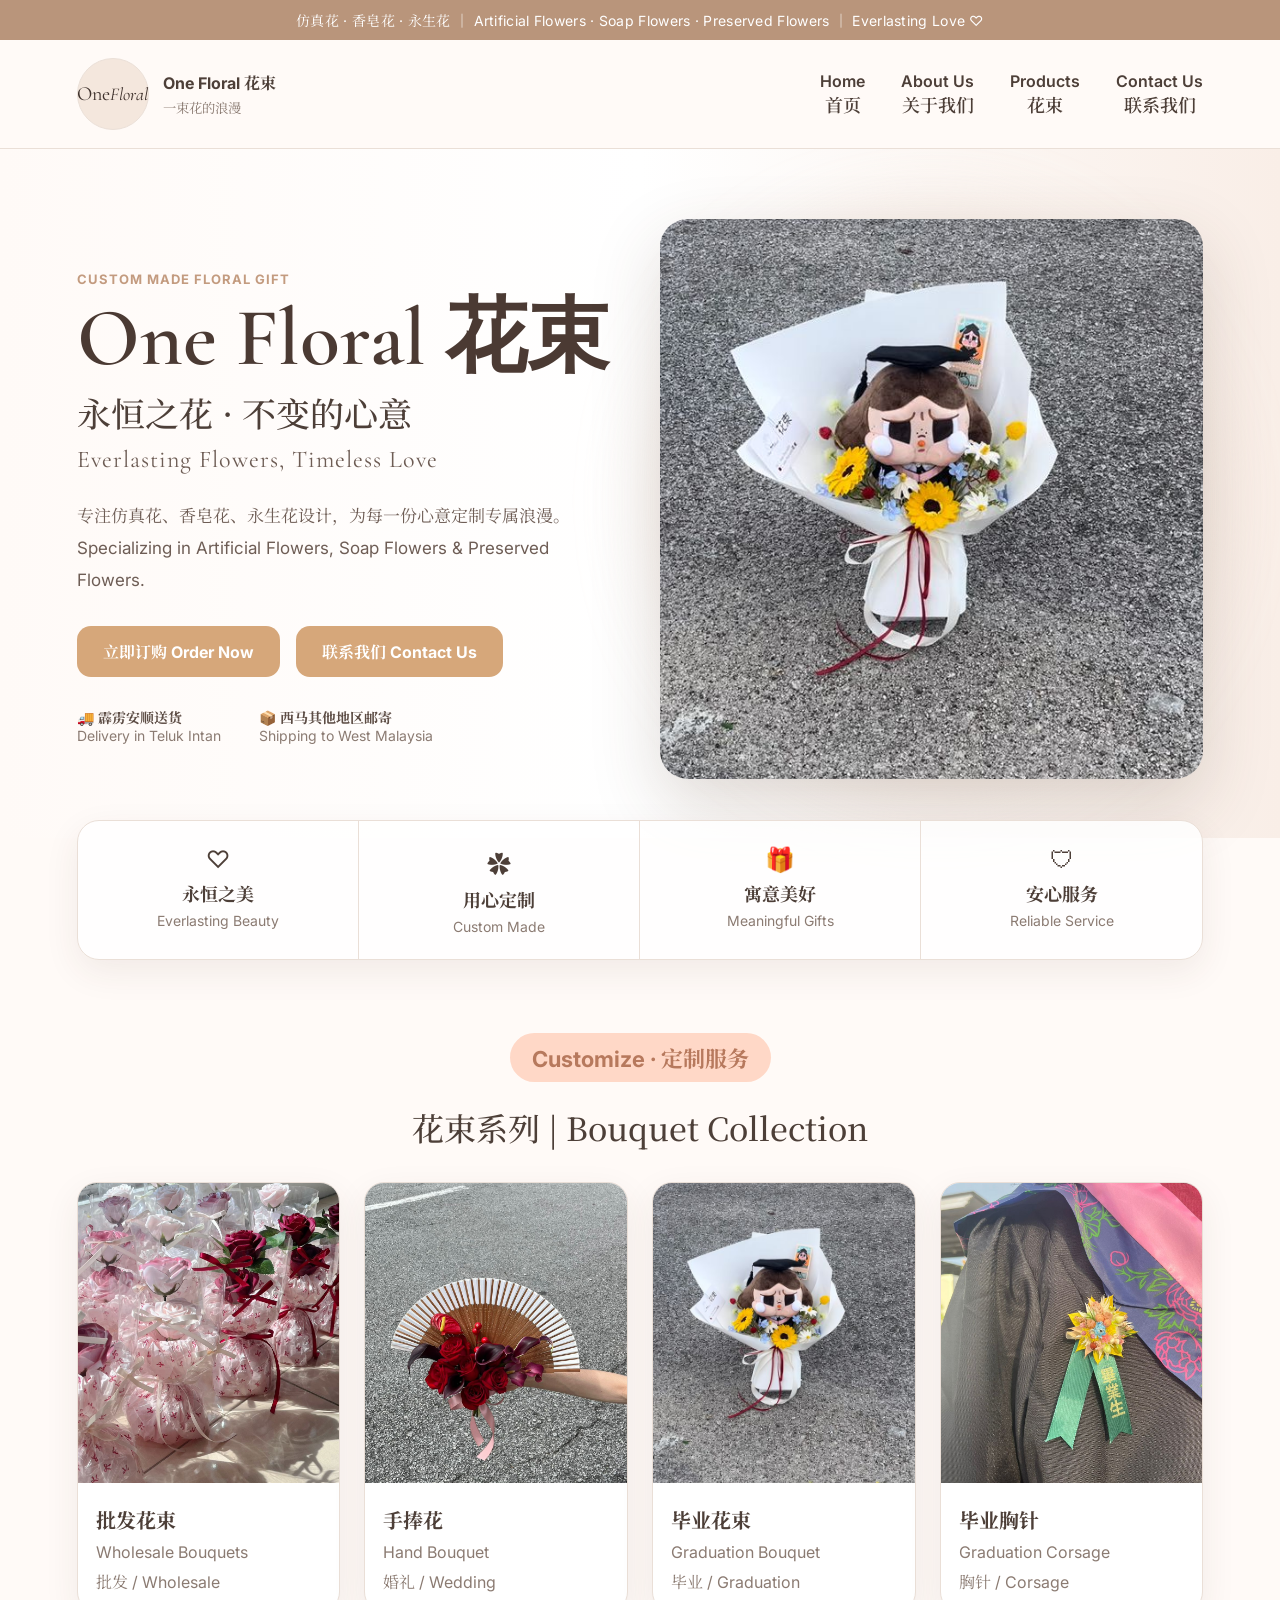
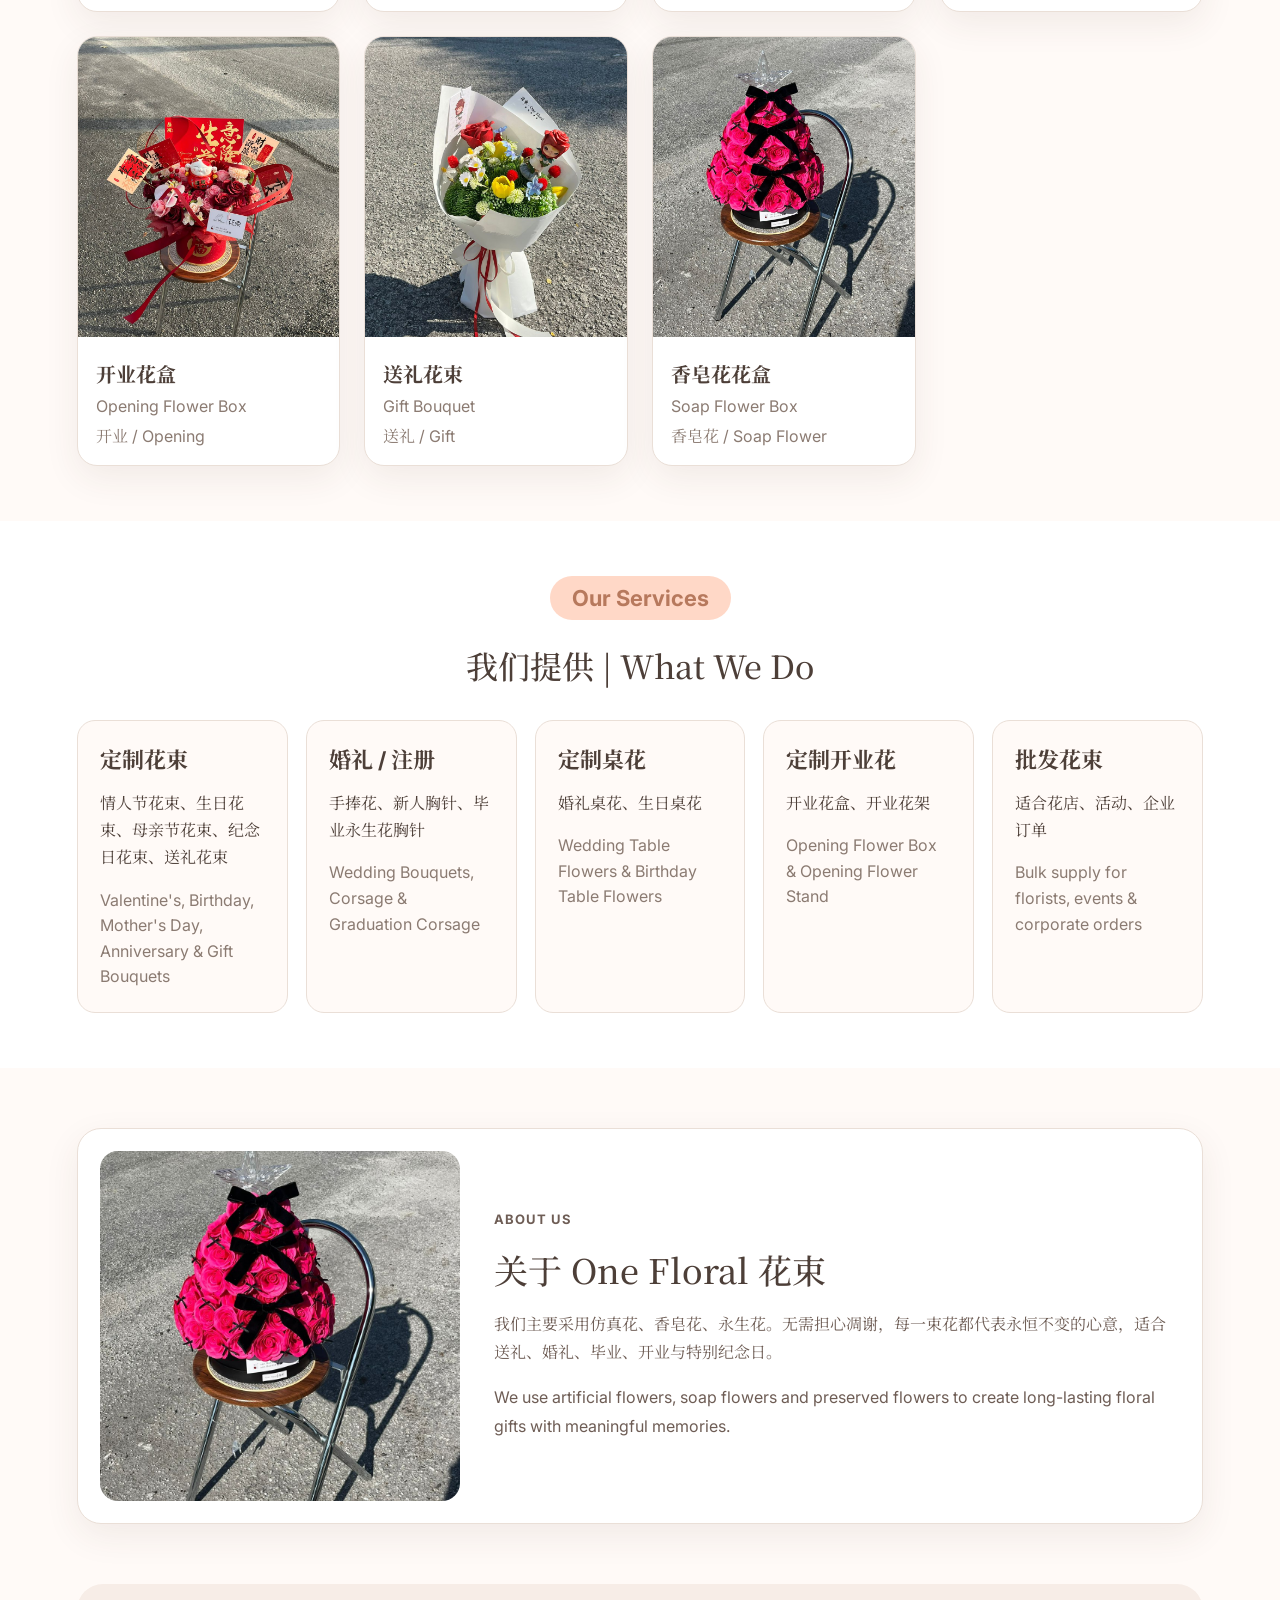
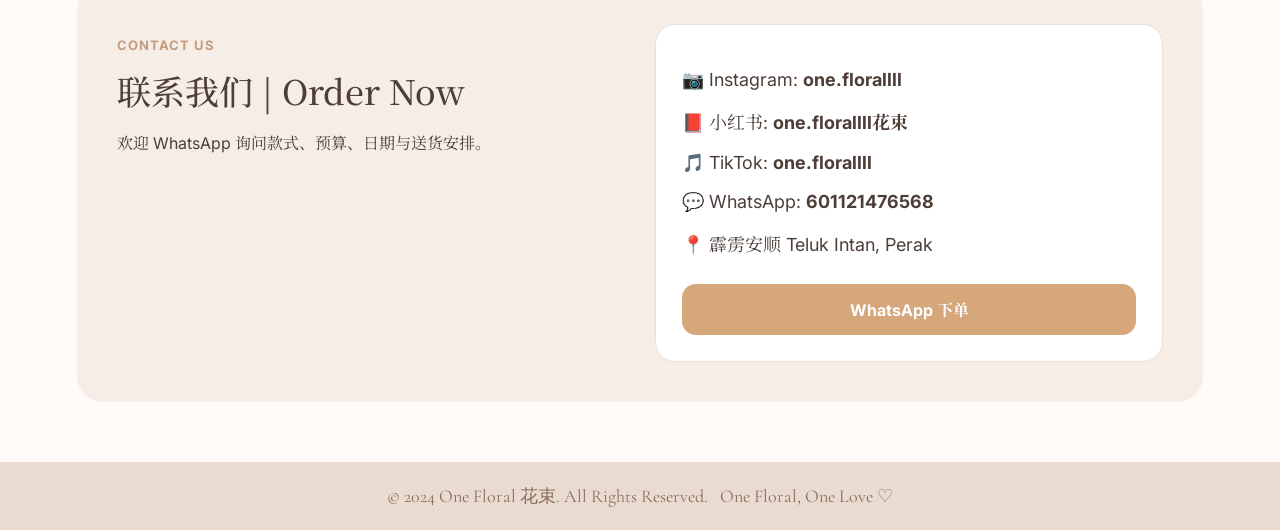
<file: index.html>
<!DOCTYPE html>
<html lang="zh-Hans">
<head>
  <meta charset="UTF-8" />
  <meta name="viewport" content="width=device-width, initial-scale=1.0" />
  <title>One Floral 花束 | Custom Bouquets</title>
  <meta name="description" content="One Floral 花束 - 仿真花、香皂花、永生花设计。定制花束、婚礼手捧花、毕业胸针、开业花盒、批发花束。" />
  <link rel="preconnect" href="https://fonts.googleapis.com">
  <link rel="preconnect" href="https://fonts.gstatic.com" crossorigin>
  <link href="https://fonts.googleapis.com/css2?family=Cormorant+Garamond:wght@500;600;700&family=Noto+Serif+SC:wght@400;500;700&family=Inter:wght@400;500;600;700&display=swap" rel="stylesheet">
  <link rel="stylesheet" href="style.css" />
</head>
<body>
  <div class="topbar">仿真花 · 香皂花 · 永生花 ｜ Artificial Flowers · Soap Flowers · Preserved Flowers ｜ Everlasting Love ♡</div>

  <header class="header">
    <a class="brand" href="#home">
      <div class="brand-mark">One<br><span>Floral</span></div>
      <div>
        <strong>One Floral 花束</strong>
        <small>一束花的浪漫</small>
      </div>
    </a>
    <nav>
      <a href="#home">Home<br><span>首页</span></a>
      <a href="#about">About Us<br><span>关于我们</span></a>
      <a href="#products">Products<br><span>花束</span></a>
      <a href="#contact">Contact Us<br><span>联系我们</span></a>
    </nav>
  </header>

  <main id="home">
    <section class="hero">
      <div class="hero-text">
        <p class="eyebrow">Custom Made Floral Gift</p>
        <h1>One Floral 花束</h1>
        <h2>永恒之花 · 不变的心意</h2>
        <p class="subtitle">Everlasting Flowers, Timeless Love</p>
        <p class="desc">
          专注仿真花、香皂花、永生花设计，为每一份心意定制专属浪漫。<br>
          Specializing in Artificial Flowers, Soap Flowers & Preserved Flowers.
        </p>
        <div class="hero-actions">
          <a id="orderBtn" class="btn primary" target="_blank">立即订购 Order Now</a>
          <a class="btn secondary" href="#contact">联系我们 Contact Us</a>
        </div>
        <div class="delivery">
          <div>🚚 <b>霹雳安顺送货</b><br><span>Delivery in Teluk Intan</span></div>
          <div>📦 <b>西马其他地区邮寄</b><br><span>Shipping to West Malaysia</span></div>
        </div>
      </div>
      <div class="hero-image">
        <img src="assets/graduation-bouquet.jpeg" alt="One Floral graduation bouquet">
      </div>
    </section>

    <section class="features">
      <div>♡ <b>永恒之美</b><span>Everlasting Beauty</span></div>
      <div>✿ <b>用心定制</b><span>Custom Made</span></div>
      <div>🎁 <b>寓意美好</b><span>Meaningful Gifts</span></div>
      <div>🛡 <b>安心服务</b><span>Reliable Service</span></div>
    </section>

    <section id="products" class="section">
      <div class="section-title">
        <p>Customize · 定制服务</p>
        <h2>花束系列 | Bouquet Collection</h2>
      </div>
      <div id="productGrid" class="product-grid"></div>
    </section>

    <section class="section services">
      <div class="section-title">
        <p>Our Services</p>
        <h2>我们提供 | What We Do</h2>
      </div>
      <div class="service-grid">
        <article><h3>定制花束</h3><p>情人节花束、生日花束、母亲节花束、纪念日花束、送礼花束</p><span>Valentine's, Birthday, Mother's Day, Anniversary & Gift Bouquets</span></article>
        <article><h3>婚礼 / 注册</h3><p>手捧花、新人胸针、毕业永生花胸针</p><span>Wedding Bouquets, Corsage & Graduation Corsage</span></article>
        <article><h3>定制桌花</h3><p>婚礼桌花、生日桌花</p><span>Wedding Table Flowers & Birthday Table Flowers</span></article>
        <article><h3>定制开业花</h3><p>开业花盒、开业花架</p><span>Opening Flower Box & Opening Flower Stand</span></article>
        <article><h3>批发花束</h3><p>适合花店、活动、企业订单</p><span>Bulk supply for florists, events & corporate orders</span></article>
      </div>
    </section>

    <section id="about" class="about">
      <img src="assets/soap-flower-box.jpeg" alt="Soap flower box">
      <div>
        <p class="eyebrow">About Us</p>
        <h2>关于 One Floral 花束</h2>
        <p>我们主要采用仿真花、香皂花、永生花。无需担心凋谢，每一束花都代表永恒不变的心意，适合送礼、婚礼、毕业、开业与特别纪念日。</p>
        <p>We use artificial flowers, soap flowers and preserved flowers to create long-lasting floral gifts with meaningful memories.</p>
      </div>
    </section>

    <section id="contact" class="contact">
      <div>
        <p class="eyebrow">Contact Us</p>
        <h2>联系我们 | Order Now</h2>
        <p>欢迎 WhatsApp 询问款式、预算、日期与送货安排。</p>
      </div>
      <div class="contact-card">
        <p>📷 Instagram: <b>one.florallll</b></p>
        <p>📕 小红书: <b>one.florallll花束</b></p>
        <p>🎵 TikTok: <b>one.florallll</b></p>
        <p>💬 WhatsApp: <b>601121476568</b></p>
        <p>📍 霹雳安顺 Teluk Intan, Perak</p>
        <a id="contactBtn" class="btn primary" target="_blank">WhatsApp 下单</a>
      </div>
    </section>
  </main>

  <footer>© 2024 One Floral 花束. All Rights Reserved. &nbsp; One Floral, One Love ♡</footer>

  <script src="data.js"></script>
  <script src="script.js"></script>
</body>
</html>
</file>
<file: style.css>
:root{
  --bg:#fffaf7;
  --card:#fff;
  --text:#4d3f38;
  --muted:#8b7b72;
  --line:#eadfd7;
  --accent:#c39b7f;
  --accent2:#f5c7b1;
}
*{box-sizing:border-box}
html{scroll-behavior:smooth}
body{margin:0;background:var(--bg);color:var(--text);font-family:Inter,"Noto Serif SC",serif}
.topbar{background:#b9957b;color:white;text-align:center;padding:10px 16px;font-size:14px;letter-spacing:.3px}
.header{position:sticky;top:0;z-index:10;background:rgba(255,250,247,.92);backdrop-filter:blur(12px);display:flex;justify-content:space-between;align-items:center;padding:18px 6%;border-bottom:1px solid var(--line)}
.brand{display:flex;align-items:center;gap:14px;text-decoration:none;color:var(--text)}
.brand-mark{width:72px;height:72px;border-radius:50%;background:#f4e7dd;display:flex;align-items:center;justify-content:center;text-align:center;font-family:"Cormorant Garamond",serif;font-size:20px;line-height:.9;color:#3d302b;border:1px solid #eadfd7}
.brand-mark span{font-style:italic;font-size:18px}
.brand small{display:block;color:var(--muted);margin-top:4px}
nav{display:flex;gap:36px;text-align:center;font-weight:600}
nav a{color:var(--text);text-decoration:none;font-size:16px}
nav span{font-size:18px;font-family:"Noto Serif SC",serif}
.hero{display:grid;grid-template-columns:1fr 1fr;gap:40px;align-items:center;padding:70px 6% 55px;background:linear-gradient(90deg,#fffaf7,#fff,#f9eee7)}
.eyebrow{color:var(--accent);font-weight:700;letter-spacing:1px;text-transform:uppercase;font-size:13px}
h1{font-family:"Cormorant Garamond",serif;font-size:82px;line-height:.95;margin:10px 0;color:#4b3a33;font-weight:600}
h2{font-family:"Noto Serif SC",serif;font-size:34px;margin:8px 0;font-weight:500}
.subtitle{font-family:"Cormorant Garamond",serif;font-size:24px;letter-spacing:1px;margin:0 0 26px;color:#6e5d55}
.desc{font-size:17px;line-height:1.9;color:#6e5d55}
.hero-actions{display:flex;gap:16px;margin:30px 0}
.btn{display:inline-flex;align-items:center;justify-content:center;border-radius:14px;padding:15px 24px;text-decoration:none;font-weight:700;transition:.2s;border:1px solid transparent}
.primary{background:var(--accent);color:white}.primary:hover{filter:brightness(.95);transform:translateY(-1px)}
.secondary{background:#f7efeb;color:#6d564b}.secondary:hover{background:#f1e5df}
.delivery{display:flex;gap:38px;color:#5d4d45;font-size:14px}.delivery span{color:var(--muted)}
.hero-image{position:relative}.hero-image:before{content:"";position:absolute;inset:20px;background:#ead7ca;border-radius:50%;filter:blur(50px);opacity:.65}.hero-image img{position:relative;width:100%;height:560px;object-fit:cover;border-radius:28px;box-shadow:0 25px 70px rgba(80,54,38,.18)}
.features{margin:0 6%;transform:translateY(-18px);display:grid;grid-template-columns:repeat(4,1fr);gap:0;background:rgba(255,255,255,.85);border:1px solid var(--line);border-radius:22px;box-shadow:0 12px 35px rgba(80,54,38,.08);overflow:hidden}
.features div{padding:24px;text-align:center;border-right:1px solid var(--line);font-size:24px}.features div:last-child{border-right:0}.features b{display:block;font-size:18px;margin:6px 0}.features span{display:block;color:var(--muted);font-size:14px}
.section{padding:55px 6%}.section-title{text-align:center;margin-bottom:32px}.section-title p{display:inline-block;background:#ffd8c7;color:#b7795d;padding:9px 22px;border-radius:999px;font-weight:700;font-size:22px;margin:0 0 14px}.section-title h2{font-size:32px}
.product-grid{display:grid;grid-template-columns:repeat(4,1fr);gap:24px}.product-card{background:var(--card);border:1px solid var(--line);border-radius:20px;overflow:hidden;box-shadow:0 12px 35px rgba(80,54,38,.08);transition:.2s}.product-card:hover{transform:translateY(-5px);box-shadow:0 18px 45px rgba(80,54,38,.13)}.product-card img{width:100%;height:300px;object-fit:cover}.product-info{padding:18px}.product-info h3{margin:0;font-size:20px}.product-info p{margin:8px 0 0;color:var(--muted)}
.services{background:#fff}.service-grid{display:grid;grid-template-columns:repeat(5,1fr);gap:18px}.service-grid article{background:#fffaf7;border:1px solid var(--line);border-radius:18px;padding:22px}.service-grid h3{font-size:22px;margin:0 0 12px}.service-grid p{line-height:1.7}.service-grid span{color:var(--muted);line-height:1.6;display:block}
.about{display:grid;grid-template-columns:360px 1fr;gap:34px;align-items:center;margin:60px 6%;background:#fff;border:1px solid var(--line);border-radius:24px;padding:22px;box-shadow:0 12px 35px rgba(80,54,38,.08)}.about img{width:100%;height:350px;object-fit:cover;border-radius:18px}.about p{line-height:1.8;color:#6e5d55}
.contact{display:grid;grid-template-columns:1fr 1fr;gap:30px;margin:60px 6%;background:#f7ede7;border-radius:26px;padding:40px}.contact-card{background:white;border-radius:20px;padding:26px;border:1px solid var(--line)}.contact-card p{font-size:18px}.contact-card .btn{margin-top:10px;width:100%}
footer{text-align:center;background:#eadbd1;color:#8b6e5d;padding:22px;font-family:"Cormorant Garamond",serif;font-size:18px}
@media(max-width:900px){nav{display:none}.hero{grid-template-columns:1fr;padding-top:45px}h1{font-size:56px}.hero-image img{height:430px}.features,.product-grid,.service-grid,.contact,.about{grid-template-columns:1fr}.features{transform:none;margin-top:20px}.features div{border-right:0;border-bottom:1px solid var(--line)}.delivery{flex-direction:column;gap:12px}.hero-actions{flex-direction:column}.product-card img{height:280px}.about{margin:35px 6%}.contact{margin:35px 6%;padding:26px}}


.adminBody{
  background:#111;
  color:white;
  font-family:Arial,sans-serif;
}

.adminBox{
  max-width:700px;
  margin:40px auto;
  background:#1a1a1a;
  padding:30px;
  border-radius:24px;
}

.adminBox input,
.adminBox textarea,
.adminBox select{
  width:100%;
  margin:10px 0 20px;
  padding:14px;
  border-radius:12px;
  border:none;
}

.adminBox textarea{
  min-height:120px;
}

.btn{
  background:#d6a77a;
  color:white;
  border:none;
  padding:14px 26px;
  border-radius:14px;
  cursor:pointer;
}
</file>
